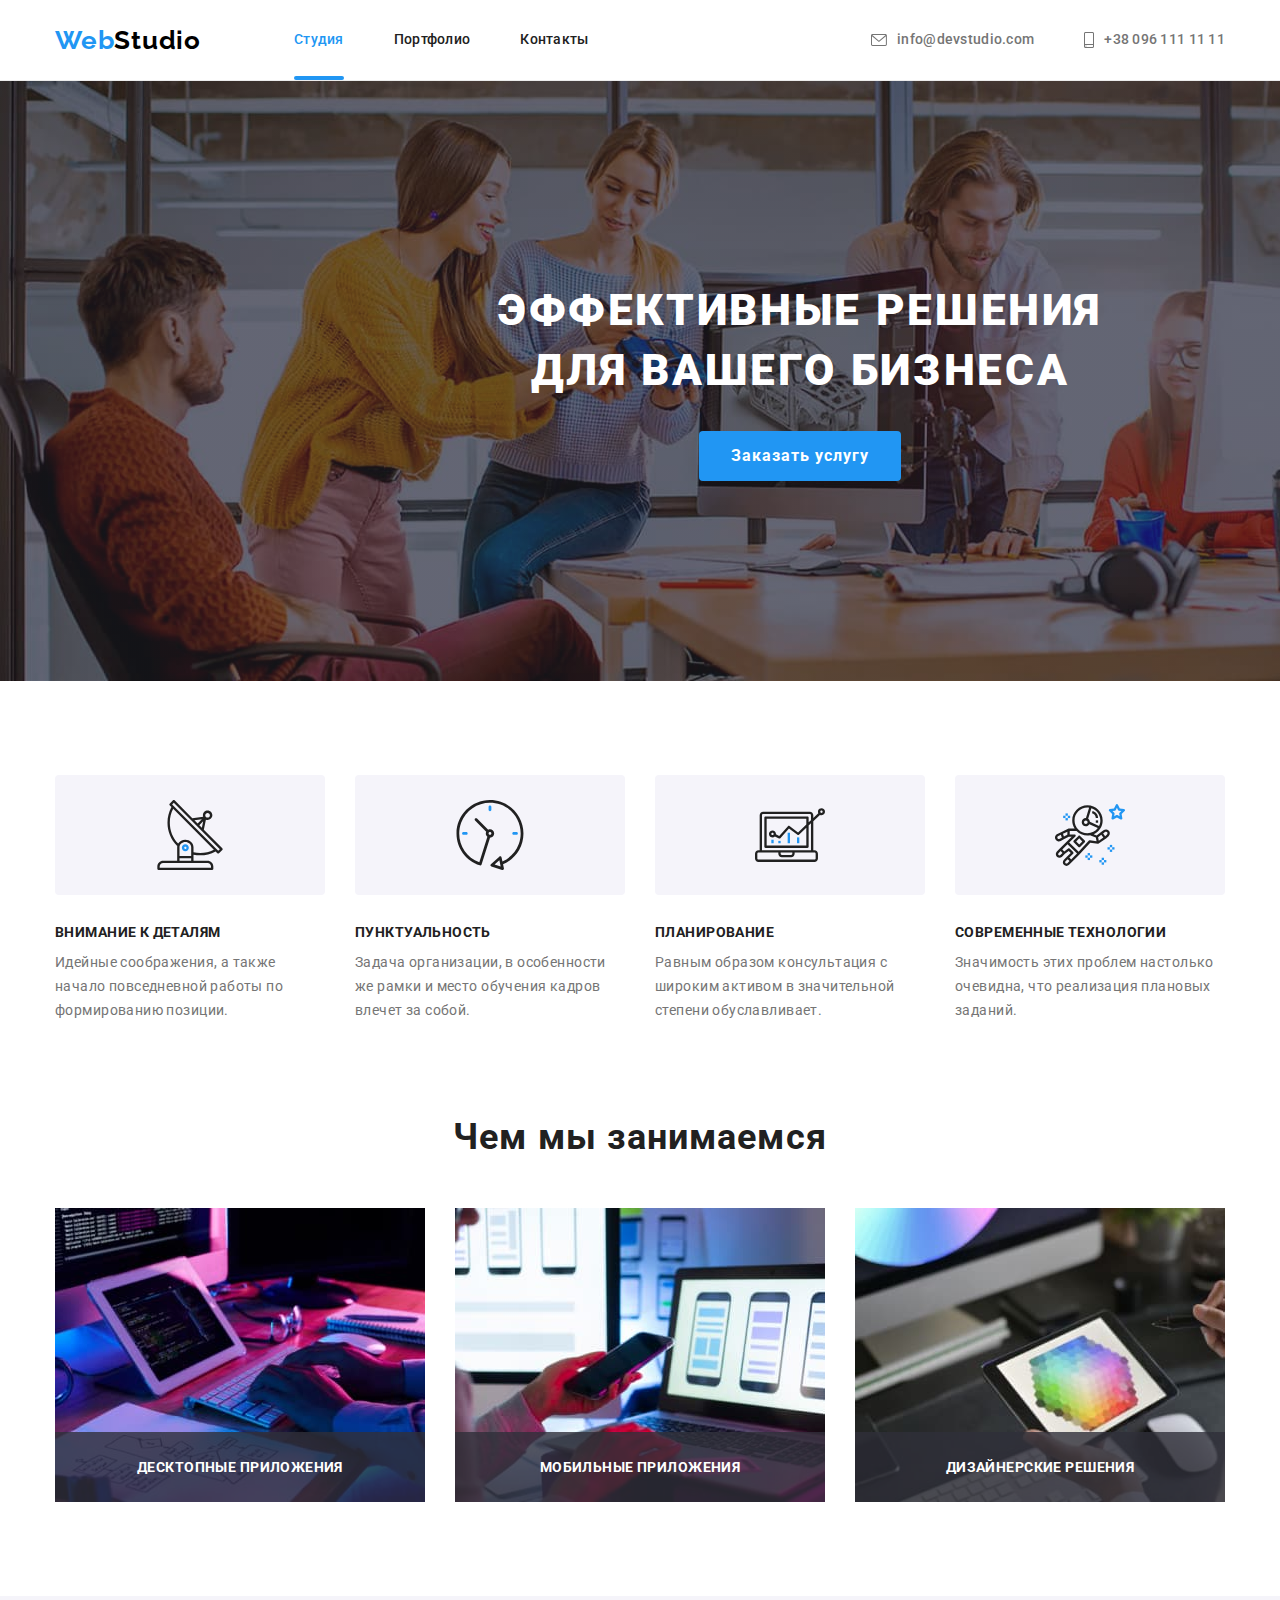
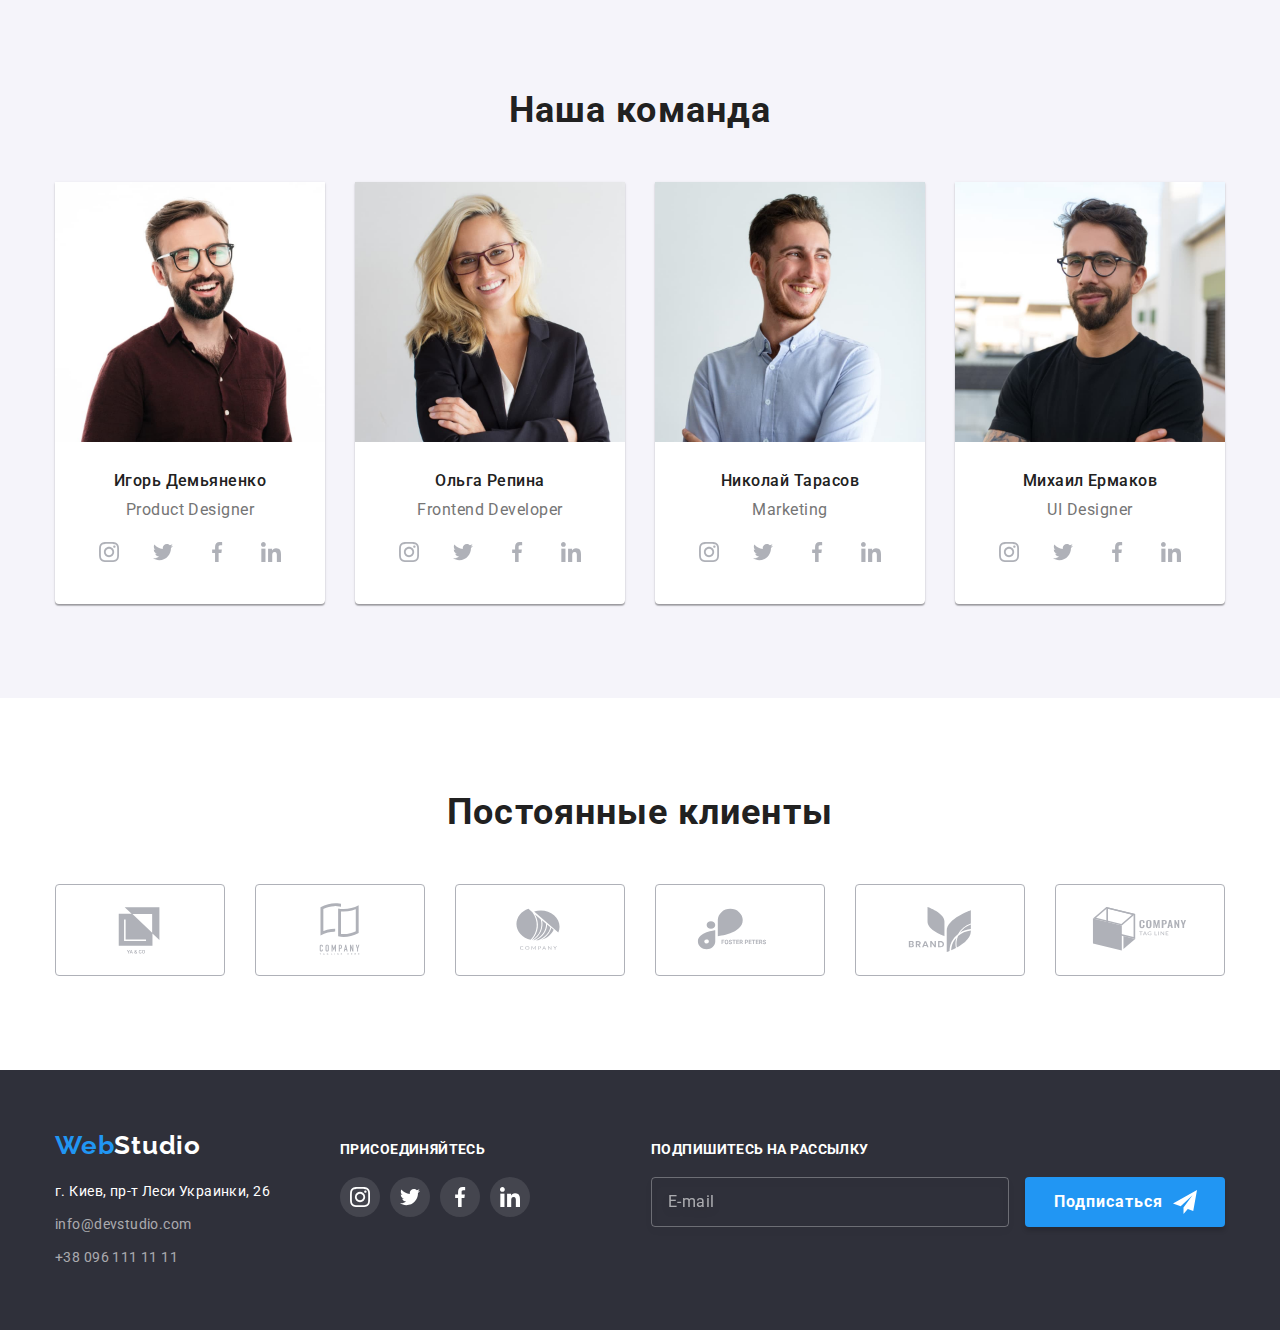
<file: index.html>
<!DOCTYPE html>
<html lang="ru">
  <head>
    <meta charset="UTF-8" />
    <meta http-equiv="X-UA-Compatible" content="IE=edge" />
    <meta name="viewport" content="width=device-width, initial-scale=1.0" />
    <link rel="preconnect" href="https://fonts.googleapis.com" />
    <link rel="preconnect" href="https://fonts.gstatic.com" crossorigin />
    <link
      href="https://fonts.googleapis.com/css2?family=Raleway:wght@700&family=Roboto:wght@400;500;700;900&display=swap"
      rel="stylesheet"
    />
    <link
      rel="stylesheet"
      href="https://cdnjs.cloudflare.com/ajax/libs/modern-normalize/1.1.0/modern-normalize.min.css"
    />
    <link rel="stylesheet" href="./CSS/styles.css" />
    <title>Студия</title>
  </head>
  <body>
    <header class="header">
      <div class="container main-nav">
        <nav class="header-navigation main-nav">
          <a href="./index.html" class="header-logo link"
            >Web<span>Studio</span></a
          >
          <ul class="header-list list">
            <li class="header-item">
              <a href="./index.html" class="header-link link current">Студия</a>
            </li>
            <li class="header-item">
              <a href="./portfolio.html" class="header-link link">Портфолио</a>
            </li>
            <li class="header-item">
              <a href="#" class="header-link link">Контакты</a>
            </li>
          </ul>
        </nav>
        <ul class="header-contact list">
          <li class="header-item-contact">
            <a href="mailto:info@devstudio.com" class="header-mail link"
              ><svg class="header-contact-icon" width="16" height="12">
                <use href="./images/icons.svg#icon-mail"></use></svg
              >info@devstudio.com</a
            >
          </li>
          <li class="header-item-contact">
            <a href="tel:+380961111111" class="header-tel link"
              ><svg class="header-contact-icon" width="10" height="16">
                <use href="./images/icons.svg#icon-smartphone"></use></svg
              >+38 096 111 11 11</a
            >
          </li>
        </ul>
      </div>
    </header>
    <main>
      <section class="hero">
        <div class="container">
          <h1 class="hero-title">
            Эффективные решения <br />
            для вашего бизнеса
          </h1>
          <button type="button" class="hero-btn" data-modal-open>
            Заказать услугу
          </button>
        </div>
      </section>
      <section class="about section">
        <div class="container">
          <ul class="about-svg-list list">
            <li class="about-svg-item">
              <div class="about-btn">
                <svg class="about-icon" width="70" height="70">
                  <use href="./images/icons.svg#icon-antenna"></use>
                </svg>
              </div>
            </li>
            <li class="about-svg-item">
              <div class="about-btn">
                <svg class="about-icon" width="70" height="70">
                  <use href="./images/icons.svg#icon-clock"></use>
                </svg>
              </div>
            </li>
            <li class="about-svg-item">
              <div class="about-btn">
                <svg class="about-icon" width="70" height="70">
                  <use href="./images/icons.svg#icon-diagram"></use>
                </svg>
              </div>
            </li>
            <li class="about-svg-item">
              <div class="about-btn">
                <svg class="about-icon" width="70" height="70">
                  <use href="./images/icons.svg#icon-astronaut"></use>
                </svg>
              </div>
            </li>
          </ul>
          <ul class="about-list list">
            <li class="about-item icon-antenna">
              <h3 class="about-item-title">Внимание к деталям</h3>
              <p class="about-item-text">
                Идейные соображения, а также начало повседневной работы по
                формированию позиции.
              </p>
            </li>
            <li class="about-item icon-clock">
              <h3 class="about-item-title">Пунктуальность</h3>
              <p class="about-item-text">
                Задача организации, в особенности же рамки и место обучения
                кадров влечет за собой.
              </p>
            </li>
            <li class="about-item icon-diagram">
              <h3 class="about-item-title">Планирование</h3>
              <p class="about-item-text">
                Равным образом консультация с широким активом в значительной
                степени обуславливает.
              </p>
            </li>
            <li class="about-item icon-astronaut">
              <h3 class="about-item-title">Современные технологии</h3>
              <p class="about-item-text">
                Значимость этих проблем настолько очевидна, что реализация
                плановых заданий.
              </p>
            </li>
          </ul>
        </div>
      </section>
      <section class="work section">
        <div class="container">
          <h2 class="work-title">Чем мы занимаемся</h2>
          <ul class="work-list list">
            <li class="work-item">
              <img
                src="./images/img-1.jpg"
                alt="Чем мы занимаемся-1"
                width="370"
              />
              <p class="work-text">Десктопные приложения</p>
            </li>
            <li class="work-item">
              <img
                src="./images/img-2.jpg"
                alt="Чем мы занимаемся-2"
                width="370"
              />
              <p class="work-text">Мобильные приложения</p>
            </li>
            <li class="work-item">
              <img
                src="./images/img-3.jpg"
                alt="Чем мы занимаемся-3"
                width="370"
              />
              <p class="work-text">Дизайнерские решения</p>
            </li>
          </ul>
        </div>
      </section>
      <section class="team section">
        <div class="container">
          <h2 class="team-title">Наша команда</h2>
          <ul class="team-list list">
            <li class="team-item">
              <img src="./images/img-4.jpg" alt="Наша команда-1" width="270" />
              <div class="team-padding">
                <h3 class="team-item-title">Игорь Демьяненко</h3>
                <p lang="en" class="team-text">Product Designer</p>
                <ul class="team-soc-list list">
                  <li class="team-soc-item">
                    <a href="" class="team-soc-link">
                      <svg class="team-soc-icon" width="20" height="20">
                        <use href="./images/icons.svg#icon-instagram"></use>
                      </svg>
                    </a>
                  </li>
                  <li class="team-soc-item">
                    <a href="" class="team-soc-link">
                      <svg class="team-soc-icon" width="20" height="20">
                        <use href="./images/icons.svg#icon-twitter"></use>
                      </svg>
                    </a>
                  </li>
                  <li class="team-soc-item">
                    <a href="" class="team-soc-link">
                      <svg class="team-soc-icon" width="20" height="20">
                        <use href="./images/icons.svg#icon-facebook"></use>
                      </svg>
                    </a>
                  </li>
                  <li class="team-soc-item">
                    <a href="" class="team-soc-link">
                      <svg class="team-soc-icon" width="20" height="20">
                        <use href="./images/icons.svg#icon-linkedin"></use>
                      </svg>
                    </a>
                  </li>
                </ul>
              </div>
            </li>
            <li class="team-item">
              <img src="./images/img-5.jpg" alt="Наша команда-2" width="270" />
              <div class="team-padding">
                <h3 class="team-item-title">Ольга Репина</h3>
                <p lang="en" class="team-text">Frontend Developer</p>
                <ul class="team-soc-list list">
                  <li class="team-soc-item">
                    <a href="" class="team-soc-link">
                      <svg class="team-soc-icon" width="20" height="20">
                        <use href="./images/icons.svg#icon-instagram"></use>
                      </svg>
                    </a>
                  </li>
                  <li class="team-soc-item">
                    <a href="" class="team-soc-link">
                      <svg class="team-soc-icon" width="20" height="20">
                        <use href="./images/icons.svg#icon-twitter"></use>
                      </svg>
                    </a>
                  </li>
                  <li class="team-soc-item">
                    <a href="" class="team-soc-link">
                      <svg class="team-soc-icon" width="20" height="20">
                        <use href="./images/icons.svg#icon-facebook"></use>
                      </svg>
                    </a>
                  </li>
                  <li class="team-soc-item">
                    <a href="" class="team-soc-link">
                      <svg class="team-soc-icon" width="20" height="20">
                        <use href="./images/icons.svg#icon-linkedin"></use>
                      </svg>
                    </a>
                  </li>
                </ul>
              </div>
            </li>
            <li class="team-item">
              <img src="./images/img-6.jpg" alt="Наша команда-3" width="270" />
              <div class="team-padding">
                <h3 class="team-item-title">Николай Тарасов</h3>
                <p lang="en" class="team-text">Marketing</p>
                <ul class="team-soc-list list">
                  <li class="team-soc-item">
                    <a href="" class="team-soc-link">
                      <svg class="team-soc-icon" width="20" height="20">
                        <use href="./images/icons.svg#icon-instagram"></use>
                      </svg>
                    </a>
                  </li>
                  <li class="team-soc-item">
                    <a href="" class="team-soc-link">
                      <svg class="team-soc-icon" width="20" height="20">
                        <use href="./images/icons.svg#icon-twitter"></use>
                      </svg>
                    </a>
                  </li>
                  <li class="team-soc-item">
                    <a href="" class="team-soc-link">
                      <svg class="team-soc-icon" width="20" height="20">
                        <use href="./images/icons.svg#icon-facebook"></use>
                      </svg>
                    </a>
                  </li>
                  <li class="team-soc-item">
                    <a href="" class="team-soc-link">
                      <svg class="team-soc-icon" width="20" height="20">
                        <use href="./images/icons.svg#icon-linkedin"></use>
                      </svg>
                    </a>
                  </li>
                </ul>
              </div>
            </li>
            <li class="team-item">
              <img src="./images/img-7.jpg" alt="Наша команда-4" width="270" />
              <div class="team-padding">
                <h3 class="team-item-title">Михаил Ермаков</h3>
                <p lang="en" class="team-text">UI Designer</p>
                <ul class="team-soc-list list">
                  <li class="team-soc-item">
                    <a href="" class="team-soc-link">
                      <svg class="team-soc-icon" width="20" height="20">
                        <use href="./images/icons.svg#icon-instagram"></use>
                      </svg>
                    </a>
                  </li>
                  <li class="team-soc-item">
                    <a href="" class="team-soc-link">
                      <svg class="team-soc-icon" width="20" height="20">
                        <use href="./images/icons.svg#icon-twitter"></use>
                      </svg>
                    </a>
                  </li>
                  <li class="team-soc-item">
                    <a href="" class="team-soc-link">
                      <svg class="team-soc-icon" width="20" height="20">
                        <use href="./images/icons.svg#icon-facebook"></use>
                      </svg>
                    </a>
                  </li>
                  <li class="team-soc-item">
                    <a href="" class="team-soc-link">
                      <svg class="team-soc-icon" width="20" height="20">
                        <use href="./images/icons.svg#icon-linkedin"></use>
                      </svg>
                    </a>
                  </li>
                </ul>
              </div>
            </li>
          </ul>
        </div>
      </section>
      <section class="client section">
        <div class="container">
          <h2 class="client-title">Постоянные клиенты</h2>
          <ul class="client-list list">
            <li class="client-item">
              <a href="" class="client-item-link">
                <svg class="client-icon" width="106" height="60">
                  <use href="./images/icons.svg#icon-client-1"></use>
                </svg>
              </a>
            </li>
            <li class="client-item">
              <a href="" class="client-item-link">
                <svg class="client-icon" width="106" height="60">
                  <use href="./images/icons.svg#icon-client-2"></use>
                </svg>
              </a>
            </li>
            <li class="client-item">
              <a href="" class="client-item-link">
                <svg class="client-icon" width="106" height="60">
                  <use href="./images/icons.svg#icon-client-3"></use>
                </svg>
              </a>
            </li>
            <li class="client-item">
              <a href="" class="client-item-link">
                <svg class="client-icon" width="106" height="60">
                  <use href="./images/icons.svg#icon-client-4"></use>
                </svg>
              </a>
            </li>
            <li class="client-item">
              <a href="" class="client-item-link">
                <svg class="client-icon" width="106" height="60">
                  <use href="./images/icons.svg#icon-client-5"></use>
                </svg>
              </a>
            </li>
            <li class="client-item">
              <a href="" class="client-item-link">
                <svg class="client-icon" width="106" height="60">
                  <use href="./images/icons.svg#icon-client-6"></use>
                </svg>
              </a>
            </li>
          </ul>
        </div>
      </section>
    </main>
    <footer class="footer">
      <div class="container">
        <div class="content-address">
          <a href="./index.html" class="footer-logo link"
            >Web<span>Studio</span></a
          >
          <address>
            <a
              href="https://goo.gl/maps/hStME4ANwM8PFaBL6"
              target="_blank"
              rel="noopener noreferrer nofollow"
              class="footer-address link"
              >г. Киев, пр-т Леси Украинки, 26</a
            >
            <ul class="footer-list list">
              <li class="footer-item-contact">
                <a href="mailto:info@devstudio.com" class="footer-mail link"
                  >info@devstudio.com</a
                >
              </li>
              <li class="footer-item-contact">
                <a href="tel:+380961111111" class="footer-tel link"
                  >+38 096 111 11 11</a
                >
              </li>
            </ul>
          </address>
        </div>
        <div class="content-soc">
          <h2 class="footer-title">присоединяйтесь</h2>
          <ul class="footet-soc-list list">
            <li class="footer-soc-item">
              <a href="" class="footer-soc-link">
                <svg class="footer-soc-icon" width="20" height="20">
                  <use href="./images/icons.svg#icon-instagram"></use>
                </svg>
              </a>
            </li>
            <li class="footer-soc-item">
              <a href="" class="footer-soc-link">
                <svg class="footer-soc-icon" width="20" height="20">
                  <use href="./images/icons.svg#icon-twitter"></use>
                </svg>
              </a>
            </li>
            <li class="footer-soc-item">
              <a href="" class="footer-soc-link">
                <svg class="footer-soc-icon" width="20" height="20">
                  <use href="./images/icons.svg#icon-facebook"></use>
                </svg>
              </a>
            </li>
            <li class="footer-soc-item">
              <a href="" class="footer-soc-link">
                <svg class="footer-soc-icon" width="20" height="20">
                  <use href="./images/icons.svg#icon-linkedin"></use>
                </svg>
              </a>
            </li>
          </ul>
        </div>
        <div class="footer-wrap">
          <form>
            <h2 class="footer-input-title">Подпишитесь на рассылку</h2>
            <input
              type="text"
              placeholder="E-mail"
              name="fotter-user-name"
              class="footer-input"
              required
            />
            <button type="submit" class="footer-btn">
              Подписаться
              <svg class="icon-btn" width="24" height="24">
                <use href="./images/icons.svg#icon-send"></use>
              </svg>
            </button>
          </form>
        </div>
      </div>
    </footer>
    <div class="backdrop is-hidden" data-modal>
      <div class="modal is-hiden">
        <button type="button" class="modal-btn" data-modal-close>
          <svg class="modal-icon" width="18" height="18">
            <use href="./images/icons.svg#icon-close-modal"></use>
          </svg>
        </button>
        <form>
          <p class="modal-title">Оставьте свои данные, мы вам перезвоним</p>
          <div class="modal-field">
            <label for="user-name" class="modal-label">Имя</label>
            <div class="modal-input-wrap">
              <input
                type="text"
                class="modal-input"
                name="user-name"
                id="user-name"
                required
              />
              <svg class="input-icon" width="18" height="18">
                <use href="./images/icons.svg#modal-name-icon"></use>
              </svg>
            </div>
          </div>
          <div class="modal-field">
            <label for="user-tel" class="modal-label">Телефон</label>
            <div class="modal-input-wrap">
              <input
                type="text"
                class="modal-input"
                name="user-tel"
                id="user-tel"
                required
              />
              <svg class="input-icon" width="18" height="18">
                <use href="./images/icons.svg#modal-tel-icon"></use>
              </svg>
            </div>
          </div>
          <div class="modal-field">
            <label for="user-mail" class="modal-label">Почта</label>
            <div class="modal-input-wrap">
              <input
                type="text"
                class="modal-input"
                name="user-mail"
                id="user-mail"
              />
              <svg class="input-icon" width="18" height="18">
                <use href="./images/icons.svg#modal-mail-icon"></use>
              </svg>
            </div>
          </div>
          <div class="modal-textarea">
            <label for="user-text" class="modal-label">Комментарий</label>
            <textarea
              name="user-text"
              id="user-text"
              placeholder="Введите текст"
              class="modal-text"
            ></textarea>
          </div>
          <div class="modal-checkbox">
            <input
              type="checkbox"
              class="input-checkbox visually-hidden"
              id="input-checkbox"
              name="policy"
              value="policy"
            />
            <label for="input-checkbox" class="checkbox-text"
              ><span>
                <svg class="checkbox-icon" width="11" height="18">
                  <use href="./images/icons.svg#modal-chekbox-icon"></use>
                </svg> </span
              >Соглашаюсь с рассылкой и принимаю &nbsp;
              <a href="#" target="_blank" class="modal-chechbox__link"
                >Условия договора</a
              >
            </label>
          </div>
          <button type="submit" class="modal-btn-bottom">Отправить</button>
        </form>
      </div>
    </div>
    <script src="./js/modal.js"></script>
  </body>
</html>
</file>
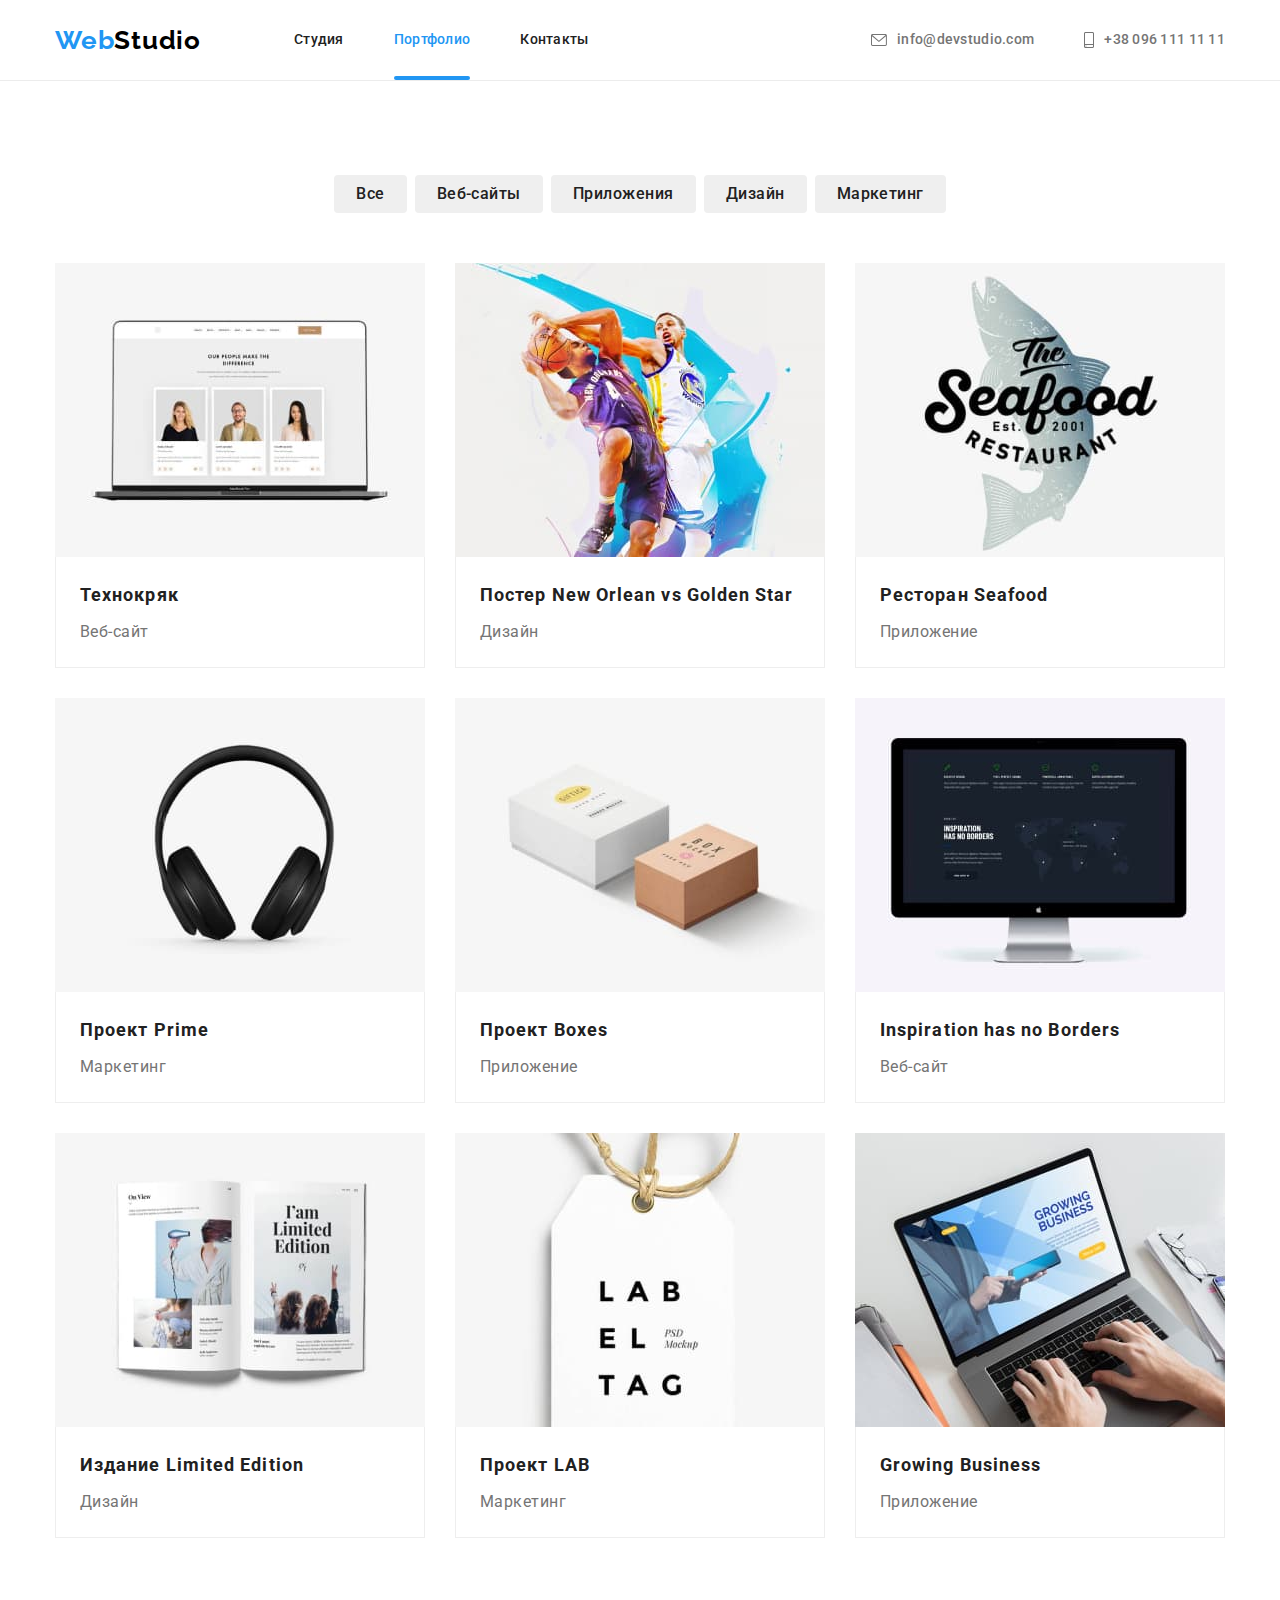
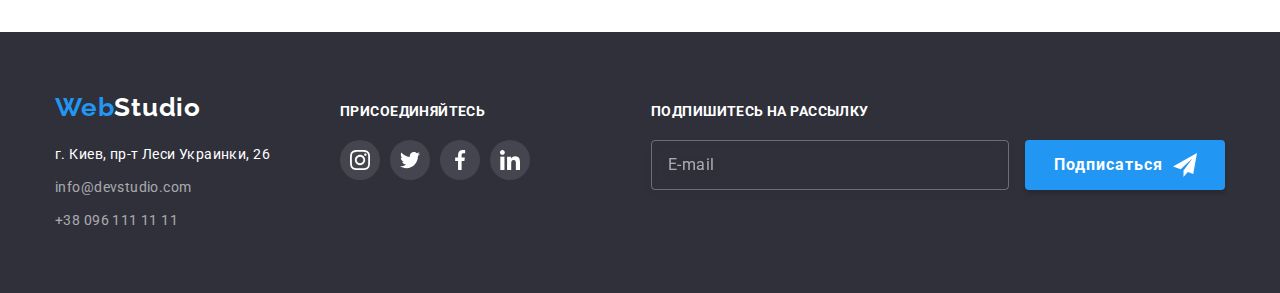
<file: portfolio.html>
<!DOCTYPE html>
<html lang="ru">
  <head>
    <meta charset="UTF-8" />
    <meta http-equiv="X-UA-Compatible" content="IE=edge" />
    <meta name="viewport" content="width=device-width, initial-scale=1.0" />
    <link rel="preconnect" href="https://fonts.googleapis.com" />
    <link rel="preconnect" href="https://fonts.gstatic.com" crossorigin />
    <link
      href="https://fonts.googleapis.com/css2?family=Raleway:wght@700&family=Roboto:wght@400;500;700;900&display=swap"
      rel="stylesheet"
    />
    <link
      rel="stylesheet"
      href="https://cdnjs.cloudflare.com/ajax/libs/modern-normalize/1.1.0/modern-normalize.min.css"
    />
    <link rel="stylesheet" href="./CSS/styles.css" />
    <title>Студия</title>
  </head>
  <body>
    <header class="header">
      <div class="container main-nav">
        <nav class="header-navigation main-nav">
          <a href="./index.html" class="header-logo link"
            >Web<span>Studio</span></a
          >
          <ul class="header-list list">
            <li class="header-item">
              <a href="./index.html" class="header-link link">Студия</a>
            </li>
            <li class="header-item">
              <a href="./portfolio.html" class="header-link link current"
                >Портфолио</a
              >
            </li>
            <li class="header-item">
              <a href="#" class="header-link link">Контакты</a>
            </li>
          </ul>
        </nav>
        <ul class="header-contact list">
          <li class="header-item-contact">
            <a href="mailto:info@devstudio.com" class="header-mail link"
              ><svg class="header-contact-icon" width="16" height="12">
                <use href="./images/icons.svg#icon-mail"></use></svg
              >info@devstudio.com</a
            >
          </li>
          <li class="header-item-contact">
            <a href="tel:+380961111111" class="header-tel link"
              ><svg class="header-contact-icon" width="10" height="16">
                <use href="./images/icons.svg#icon-smartphone"></use></svg
              >+38 096 111 11 11</a
            >
          </li>
        </ul>
      </div>
    </header>
    <main>
      <section class="portfolio section">
        <div class="container">
          <ul class="portfolio-btn-list list">
            <li class="portfolio-btn-item">
              <button type="button" class="btn-item">Все</button>
            </li>
            <li class="portfolio-btn-item">
              <button type="button" class="btn-item">Веб-сайты</button>
            </li>
            <li class="portfolio-btn-item">
              <button type="button" class="btn-item">Приложения</button>
            </li>
            <li class="portfolio-btn-item">
              <button type="button" class="btn-item">Дизайн</button>
            </li>
            <li class="portfolio-btn-item">
              <button type="button" class="btn-item">Маркетинг</button>
            </li>
          </ul>
          <h1 class="visually-hidden">Портфолио</h1>
          <ul class="portfolio-list list">
            <li class="portfolio-item">
              <a href="" class="portfolio-link link">
                <div class="portfolio-wrap">
                  <img src="./images/portfolio-tehno.jpg" alt="" width="370" />
                  <p class="portfolio-top-text">
                    Ресурс предлагает комплексные предложения с разным уровнем
                    функционала и сервисов. Все это позволит посетителю получить
                    исчерпывающие сведения о компании или частном лице.
                  </p>
                </div>
                <div class="portfolio-padding">
                  <h2 class="portfolio-item-title">Технокряк</h2>
                  <p class="portfolio-item-text">Веб-сайт</p>
                </div>
              </a>
            </li>
            <li class="portfolio-item">
              <a href="" class="portfolio-link link">
                <div class="portfolio-wrap">
                  <img
                    src="./images/portfolio-basketboll.jpg"
                    alt=""
                    width="370"
                  />
                  <p class="portfolio-top-text">
                    Ресурс предлагает комплексные предложения с разным уровнем
                    функционала и сервисов. Все это позволит посетителю получить
                    исчерпывающие сведения о компании или частном лице.
                  </p>
                </div>
                <div class="portfolio-padding">
                  <h2 class="portfolio-item-title">
                    Постер New Orlean vs Golden Star
                  </h2>
                  <p class="portfolio-item-text">Дизайн</p>
                </div>
              </a>
            </li>
            <li class="portfolio-item">
              <a href="" class="portfolio-link link">
                <div class="portfolio-wrap">
                  <img
                    src="./images/portfolio-seafood.jpg"
                    alt=""
                    width="370"
                  />
                  <p class="portfolio-top-text">
                    Ресурс предлагает комплексные предложения с разным уровнем
                    функционала и сервисов. Все это позволит посетителю получить
                    исчерпывающие сведения о компании или частном лице.
                  </p>
                </div>
                <div class="portfolio-padding">
                  <h2 class="portfolio-item-title">Ресторан Seafood</h2>
                  <p class="portfolio-item-text">Приложение</p>
                </div>
              </a>
            </li>
            <li class="portfolio-item">
              <a href="" class="portfolio-link link">
                <div class="portfolio-wrap">
                  <img src="./images/portfolio-prime.jpg" alt="" width="370" />
                  <p class="portfolio-top-text">
                    Ресурс предлагает комплексные предложения с разным уровнем
                    функционала и сервисов. Все это позволит посетителю получить
                    исчерпывающие сведения о компании или частном лице.
                  </p>
                </div>
                <div class="portfolio-padding">
                  <h2 class="portfolio-item-title">Проект Prime</h2>
                  <p class="portfolio-item-text">Маркетинг</p>
                </div>
              </a>
            </li>
            <li class="portfolio-item">
              <a href="" class="portfolio-link link">
                <div class="portfolio-wrap">
                  <img src="./images/portfolio-boxes.jpg" alt="" width="370" />
                  <p class="portfolio-top-text">
                    Ресурс предлагает комплексные предложения с разным уровнем
                    функционала и сервисов. Все это позволит посетителю получить
                    исчерпывающие сведения о компании или частном лице.
                  </p>
                </div>
                <div class="portfolio-padding">
                  <h2 class="portfolio-item-title">Проект Boxes</h2>
                  <p class="portfolio-item-text">Приложение</p>
                </div>
              </a>
            </li>
            <li class="portfolio-item">
              <a href="" class="portfolio-link link">
                <div class="portfolio-wrap">
                  <img src="./images/portfolio-pc.jpg" alt="" width="370" />
                  <p class="portfolio-top-text">
                    Ресурс предлагает комплексные предложения с разным уровнем
                    функционала и сервисов. Все это позволит посетителю получить
                    исчерпывающие сведения о компании или частном лице.
                  </p>
                </div>
                <div class="portfolio-padding">
                  <h2 class="portfolio-item-title">
                    Inspiration has no Borders
                  </h2>
                  <p class="portfolio-item-text">Веб-сайт</p>
                </div>
              </a>
            </li>
            <li class="portfolio-item">
              <a href="" class="portfolio-link link">
                <div class="portfolio-wrap">
                  <img src="./images/portfolio-book.jpg" alt="" width="370" />
                  <p class="portfolio-top-text">
                    Ресурс предлагает комплексные предложения с разным уровнем
                    функционала и сервисов. Все это позволит посетителю получить
                    исчерпывающие сведения о компании или частном лице.
                  </p>
                </div>
                <div class="portfolio-padding">
                  <h2 class="portfolio-item-title">Издание Limited Edition</h2>
                  <p class="portfolio-item-text">Дизайн</p>
                </div>
              </a>
            </li>
            <li class="portfolio-item">
              <a href="" class="portfolio-link link">
                <div class="portfolio-wrap">
                  <img src="./images/portfolio-lab.jpg" alt="" width="370" />
                  <p class="portfolio-top-text">
                    Ресурс предлагает комплексные предложения с разным уровнем
                    функционала и сервисов. Все это позволит посетителю получить
                    исчерпывающие сведения о компании или частном лице.
                  </p>
                </div>
                <div class="portfolio-padding">
                  <h2 class="portfolio-item-title">Проект LAB</h2>
                  <p class="portfolio-item-text">Маркетинг</p>
                </div>
              </a>
            </li>
            <li class="portfolio-item">
              <a href="" class="portfolio-link link">
                <div class="portfolio-wrap">
                  <img
                    src="./images/portfolio-noutbook.jpg"
                    alt=""
                    width="370"
                  />
                  <p class="portfolio-top-text">
                    Ресурс предлагает комплексные предложения с разным уровнем
                    функционала и сервисов. Все это позволит посетителю получить
                    исчерпывающие сведения о компании или частном лице.
                  </p>
                </div>
                <div class="portfolio-padding">
                  <h2 class="portfolio-item-title">Growing Business</h2>
                  <p class="portfolio-item-text">Приложение</p>
                </div>
              </a>
            </li>
          </ul>
        </div>
      </section>
    </main>
    <footer class="footer">
      <div class="container">
        <div class="content-address">
          <a href="./index.html" class="footer-logo link"
            >Web<span>Studio</span></a
          >
          <address>
            <a
              href="https://goo.gl/maps/hStME4ANwM8PFaBL6"
              target="_blank"
              rel="noopener noreferrer nofollow"
              class="footer-address link"
              >г. Киев, пр-т Леси Украинки, 26</a
            >
            <ul class="footer-list list">
              <li class="footer-item-contact">
                <a href="mailto:info@devstudio.com" class="footer-mail link"
                  >info@devstudio.com</a
                >
              </li>
              <li class="footer-item-contact">
                <a href="tel:+380961111111" class="footer-tel link"
                  >+38 096 111 11 11</a
                >
              </li>
            </ul>
          </address>
        </div>
        <div class="content-soc">
          <h2 class="footer-title">присоединяйтесь</h2>
          <ul class="footet-soc-list list">
            <li class="footer-soc-item">
              <a href="" class="footer-soc-link">
                <svg class="footer-soc-icon" width="20" height="20">
                  <use href="./images/icons.svg#icon-instagram"></use>
                </svg>
              </a>
            </li>
            <li class="footer-soc-item">
              <a href="" class="footer-soc-link">
                <svg class="footer-soc-icon" width="20" height="20">
                  <use href="./images/icons.svg#icon-twitter"></use>
                </svg>
              </a>
            </li>
            <li class="footer-soc-item">
              <a href="" class="footer-soc-link">
                <svg class="footer-soc-icon" width="20" height="20">
                  <use href="./images/icons.svg#icon-facebook"></use>
                </svg>
              </a>
            </li>
            <li class="footer-soc-item">
              <a href="" class="footer-soc-link">
                <svg class="footer-soc-icon" width="20" height="20">
                  <use href="./images/icons.svg#icon-linkedin"></use>
                </svg>
              </a>
            </li>
          </ul>
        </div>
        <div class="footer-wrap">
          <form>
            <h2 class="footer-input-title">Подпишитесь на рассылку</h2>
            <input
              type="text"
              placeholder="E-mail"
              name="fotter-user-name"
              class="footer-input"
              required
            />
            <button type="submit" class="footer-btn">
              Подписаться
              <svg class="icon-btn" width="24" height="24">
                <use href="./images/icons.svg#icon-send"></use>
              </svg>
            </button>
          </form>
        </div>
      </div>
    </footer>
  </body>
</html>
</file>
<file: CSS/styles.css>
:root {
  --hero-title-color: #ffffff;
  --work-title-color: #212121;
  --team-title-color: #212121;
  --hero-btn-color: #ffffff;
  --portfolio-btn-color: #212121;
}

body {
  font-family: "Roboto", sans-serif;
}

p,
h1,
h2,
h3,
h4,
h5,
h6 {
  margin: 0;
}

ul {
  margin: 0;
  padding-left: 0;
}

img {
  display: block;
}

.container {
  width: 1200px;
  padding-left: 15px;
  padding-right: 15px;
  margin: 0 auto;
  /* outline: 1px solid red; */
}

.section {
  padding-top: 94px;
  padding-bottom: 94px;
}

.link {
  text-decoration: none;
  color: black;
}

.list {
  list-style: none;
}

.visually-hidden {
  position: absolute;
  white-space: nowrap;
  width: 1px;
  height: 1px;
  overflow: hidden;
  border: 0;
  padding: 0;
  clip: rect(0 0 0 0);
  clip-path: inset(50%);
  margin: -1px;
}

/* ---------------------HEADER-------------------------*/

.header {
  border-bottom: 1px solid #ececec;
}

.main-nav {
  display: flex;
  align-items: center;
}

.header .header-link.link.current {
  color: #2196f3;
}

.header-link.current::after {
  content: "";
  position: absolute;
  left: 0;
  bottom: 0;

  display: block;
  background-color: #2196f3;
  border-radius: 2px;
  width: 100%;
  height: 4px;
}

.header-logo {
  font-family: "Raleway";
  font-weight: 700;
  font-size: 26px;
  line-height: 1.19;
  letter-spacing: 0.03em;
  color: #2196f3;
}

.header-logo span {
  color: black;
}

.header-link {
  position: relative;
  font-family: "Roboto", sans-serif;
  font-weight: 500;
  font-size: 14px;
  line-height: 1.14;
  letter-spacing: 0.02em;
  color: #212121;

  display: block;
  padding-top: 32px;
  padding-bottom: 32px;

  transition-property: color;
  transition-duration: 250ms;
  transition-timing-function: cubic-bezier(0.4, 0, 0.2, 1);
}

.header-link:hover,
.header-link:focus {
  color: #2196f3;
}

.header-tel,
.header-mail {
  font-weight: 500;
  font-size: 14px;
  line-height: 1.14;
  letter-spacing: 0.02em;
  color: #757575;

  display: flex;
  padding-top: 32px;
  padding-bottom: 32px;
  align-items: center;
  justify-content: center;

  transition-property: color;
  transition-duration: 250ms;
  transition-timing-function: cubic-bezier(0.4, 0, 0.2, 1);
}

.header-tel:hover,
.header-tel:focus {
  color: #2196f3;
}

.header-mail:hover,
.header-mail:focus {
  color: #2196f3;
}

.header-item-contact:not(:last-child) {
  margin-right: 50px;
}

.header-contact-icon {
  fill: currentColor;
  margin-right: 10px;
}

.header-list {
  display: flex;
  margin-left: 93px;
}

.header-contact {
  display: flex;
  margin-left: auto;
}

.header-item:not(:last-child) {
  margin-right: 50px;
}

/* ---------------------HERO-------------------------*/

.hero-title {
  font-weight: 900;
  font-size: 44px;
  line-height: 1.36;
  text-align: center;
  letter-spacing: 0.06em;
  text-transform: uppercase;
  color: var(--hero-title-color);

  margin-bottom: 30px;
}

.hero-btn {
  font-weight: 700;
  font-size: 16px;
  line-height: 1.88;
  display: inline-block;
  align-items: center;
  text-align: center;
  letter-spacing: 0.06em;
  color: #ffffff;

  background: #2196f3;
  cursor: pointer;

  min-width: 200px;
  border-radius: 4px;
  padding: 10px 32px;
  border: none;
}

.hero {
  background-color: #2f303a;
  width: 1600px;
  margin: 0 auto;

  background-image: linear-gradient(
      rgba(47, 48, 58, 0.4),
      rgba(47, 48, 58, 0.4)
    ),
    url(../images/hero-Img.jpg);
  background-position: center;
  background-size: 1600px;
  background-repeat: no-repeat;

  padding-top: 200px;
  padding-bottom: 200px;
  text-align: center;
}

/* ---------------------ABOUT-------------------------*/

.about-item-title {
  font-weight: 700;
  font-size: 14px;
  line-height: 1.14;
  letter-spacing: 0.03em;
  text-transform: uppercase;
  color: #212121;

  margin-bottom: 10px;
}

.about-item-text {
  font-size: 14px;
  line-height: 1.71;
  letter-spacing: 0.03em;
  color: #757575;
}

.about-list {
  display: flex;
}

.about-item {
  width: calc((100% - 90px) / 4);
}

.about-item:not(:last-child) {
  margin-right: 30px;
}

.about-svg-list {
  display: flex;
  justify-content: center;
}

.about-svg-item {
  margin-bottom: 30px;
}

.about-svg-item + .about-svg-item {
  margin-left: 30px;
}

.about-btn {
  display: flex;
  width: 270px;
  height: 120px;
  background: #f5f4fa;
  border-radius: 4px;
  border: none;
  justify-content: center;
  align-items: center;
}

/* ---------------------WORK-------------------------*/

.work {
  padding-top: 0;
}

.work-title {
  font-weight: 700;
  font-size: 36px;
  line-height: 1.16;
  text-align: center;
  letter-spacing: 0.03em;
  color: var(--work-title-color);

  margin-bottom: 50px;
}

.work-list {
  display: flex;
}

.work-item:not(:last-child) {
  margin-right: 30px;
}

.work-item {
  position: relative;
}
.work-text {
  position: absolute;

  width: 370px;
  height: 70px;

  background-color: rgba(47, 48, 58, 0.8);
  bottom: 0;

  font-weight: 700;
  font-size: 14px;
  line-height: 16px;
  text-align: center;
  letter-spacing: 0.03em;
  text-transform: uppercase;
  color: #ffffff;

  display: flex;
  justify-content: center;
  align-items: center;
}

/* ---------------------TEAM-------------------------*/
.team {
  background-color: #f5f4fa;
}

.team-title {
  font-weight: 700;
  font-size: 36px;
  line-height: 1.16;
  text-align: center;
  letter-spacing: 0.03em;
  color: var(--team-title-color);

  margin-bottom: 50px;
}

.team-item-title {
  font-weight: 500;
  font-size: 16px;
  line-height: 1.18;
  text-align: center;
  letter-spacing: 0.03em;
  color: #212121;

  margin-bottom: 10px;
}

.team-text {
  font-size: 16px;
  line-height: 1.18;
  text-align: center;
  letter-spacing: 0.03em;
  color: #757575;

  margin-bottom: 10px;
}

.team-list {
  display: flex;
}

.team-item {
  background: #ffffff;
  box-shadow: 0px 1px 3px rgba(0, 0, 0, 0.12), 0px 1px 1px rgba(0, 0, 0, 0.14),
    0px 2px 1px rgba(0, 0, 0, 0.2);
  border-radius: 0px 0px 4px 4px;
}

.team-item:not(:last-child) {
  margin-right: 30px;
}

.team-padding {
  padding-top: 30px;
  padding-bottom: 30px;
}

.team-soc-list {
  display: flex;
  justify-content: center;
}

.team-soc-item + .team-soc-item {
  margin-left: 10px;
}

.team-soc-link {
  width: 44px;
  height: 44px;
  background-color: #ffffff;
  border-radius: 50%;
  display: flex;
  justify-content: center;
  align-items: center;
  color: #afb1b8;

  transition-property: color, background-color;
  transition-duration: 250ms;
  transition-timing-function: cubic-bezier(0.4, 0, 0.2, 1);
}

.team-soc-icon {
  fill: currentColor;
}

.team-soc-link:hover,
.team-soc-link:focus {
  background-color: #2196f3;
  color: #ffffff;
}

/* ---------------------CLIENT-------------------------*/

.client-title {
  font-weight: 700;
  font-size: 36px;
  line-height: 1.16;
  text-align: center;
  letter-spacing: 0.03em;
  color: #212121;
  margin-bottom: 50px;
}

.client-list {
  display: flex;
  justify-content: center;
}

.client-item + .client-item {
  margin-left: 30px;
}
.client-item-link {
  width: 170px;
  height: 92px;
  border: 1px solid #afb1b8;
  box-sizing: border-box;
  border-radius: 4px;
  display: flex;
  justify-content: center;
  align-items: center;
  color: #afb1b8;

  transition-property: color, border;
  transition-duration: 250ms;
  transition-timing-function: cubic-bezier(0.4, 0, 0.2, 1);
}

.client-icon {
  fill: currentColor;
}

.client-item-link:hover,
.client-item-link:focus {
  border: 1px solid #2196f3;
  color: #2196f3;
}

/* ---------------------FOOTER-------------------------*/

.footer {
  background-color: #2f303a;
  padding-top: 60px;
  padding-bottom: 60px;
}

.footer-logo {
  font-family: "Raleway";
  font-weight: 700;
  font-size: 26px;
  line-height: 1.19;
  letter-spacing: 0.03em;
  color: #2196f3;

  display: inline-block;
  margin-bottom: 20px;
}

.footer-logo span {
  color: #ffffff;
}

.footer-address {
  font-style: normal;
  font-size: 14px;
  line-height: 1.71;
  letter-spacing: 0.03em;
  color: #ffffff;

  margin-bottom: 9px;
  display: inline-block;
}

.footer-mail {
  margin-bottom: 9px;
  display: inline-block;
}

.footer-tel,
.footer-mail {
  font-style: normal;
  font-size: 14px;
  line-height: 1.71;
  letter-spacing: 0.03em;
  color: rgba(255, 255, 255, 0.6);

  transition-property: color;
  transition-duration: 250ms;
  transition-timing-function: cubic-bezier(0.4, 0, 0.2, 1);
}

.footer-tel:hover,
.footer-tel:focus {
  color: #2196f3;
}

.footer-mail:hover,
.footer-mail:focus {
  color: #2196f3;
}

.footet-soc-list {
  display: flex;
  justify-content: center;
}
.footer-soc-link {
  width: 40px;
  height: 40px;
  background-color: rgba(255, 255, 255, 0.1);
  border-radius: 50%;
  display: flex;
  justify-content: center;
  align-items: center;
  color: #ffffff;
}

.footer-soc-item + .footer-soc-item {
  margin-left: 10px;
}

.footer-soc-icon {
  fill: currentColor;

  transition-property: color, background-color;
  transition-duration: 250ms;
  transition-timing-function: cubic-bezier(0.4, 0, 0.2, 1);
}

.footer-soc-link:hover,
.footer-soc-link:focus {
  background-color: #2196f3;
  color: #ffffff;
}

.footer-title {
  font-weight: 700;
  font-size: 14px;
  line-height: 1.14;
  letter-spacing: 0.03em;
  text-transform: uppercase;
  color: #ffffff;
  margin-bottom: 20px;
}

.footer .container {
  display: flex;
  align-items: baseline;
}
.content-soc {
  margin-left: 70px;
}

.footer-wrap {
  margin-left: auto;
  position: relative;
}

.footer-input-title {
  font-weight: 700;
  font-size: 14px;
  line-height: 1.14;
  letter-spacing: 0.03em;
  text-transform: uppercase;
  color: #ffffff;
  margin-bottom: 20px;
}

.footer-input {
  width: 358px;
  height: 50px;

  padding-left: 16px;
  margin-right: 12px;

  border: 1px solid rgba(255, 255, 255, 0.3);
  border-radius: 4px;
  filter: drop-shadow(0px 4px 4px rgba(0, 0, 0, 0.15));
  background-color: transparent;
  outline: none;

  font-size: 14px;
  line-height: 1.71;
  letter-spacing: 0.03em;
  color: #ffffff;

  transition: border-color 250ms cubic-bezier(0.4, 0, 0.2, 1);
}

.footer-input::placeholder {
  font-size: 16px;
  line-height: 1.25;
  display: flex;
  align-items: center;
  letter-spacing: 0.03em;
  color: rgba(255, 255, 255, 0.6);
}

.footer-input:focus {
  border-color: #2196f3;
}

.footer-btn {
  position: relative;
  width: 200px;
  height: 50px;
  background: #2196f3;
  box-shadow: 0px 4px 4px rgba(0, 0, 0, 0.15);
  border-radius: 4px;
  border: none;

  font-weight: 700;
  font-size: 16px;
  line-height: 1.88;
  letter-spacing: 0.06em;
  color: #ffffff;

  padding: 10px 62px 10px 29px;
}

.icon-btn {
  position: absolute;
  right: 28px;
  top: 50%;
  transform: translateY(-50%);

  fill: #ffffff;
}

/* ---------------------PORTFOLIO-------------------------*/

.btn-item {
  font-family: "Roboto";
  font-weight: 500;
  font-size: 16px;
  line-height: 1.62;
  text-align: center;
  letter-spacing: 0.03em;
  color: var(--portfolio-btn-color);
  cursor: pointer;

  border-radius: 4px;
  padding: 6px 22px;
  border: none;

  transition-property: color, background-color, box-shadow;
  transition-duration: 250ms;
  transition-timing-function: cubic-bezier(0.4, 0, 0.2, 1);
}

.btn-item:hover,
.btn-item:focus {
  background-color: #2196f3;
  box-shadow: 0px 3px 1px rgba(0, 0, 0, 0.1), 0px 1px 2px rgba(0, 0, 0, 0.08),
    0px 2px 2px rgba(0, 0, 0, 0.12);
  color: #ffffff;
}

.portfolio-item-title {
  font-weight: 700;
  font-size: 18px;
  line-height: 2;
  letter-spacing: 0.06em;
  color: #212121;

  margin-bottom: 4px;
}

.portfolio-item-text {
  font-size: 16px;
  line-height: 1.88;
  letter-spacing: 0.03em;
  color: #757575;
}

.portfolio-btn-list {
  display: flex;
  align-items: center;
  justify-content: center;
}

.portfolio-btn-item {
  margin-bottom: 50px;
}

.portfolio-btn-item:not(:last-child) {
  margin-right: 8px;
}

.portfolio-list {
  display: flex;
  flex-wrap: wrap;
}

.portfolio-item {
  width: calc((100% - 60px) / 3);
  margin-right: 30px;
  margin-bottom: 30px;
}

.portfolio-item:nth-child(3n) {
  margin-right: 0;
}

.portfolio-item:nth-last-child(-n + 3) {
  margin-bottom: 0;
}

.portfolio-padding {
  padding: 20px 24px;

  background: #ffffff;
  border-left: 1px solid #eeeeee;
  border-right: 1px solid #eeeeee;
  border-bottom: 1px solid #eeeeee;
  box-sizing: border-box;
}

.portfolio-link {
  display: block;

  transition-property: box-shadow;
  transition-duration: 250ms;
  transition-timing-function: cubic-bezier(0.4, 0, 0.2, 1);
}

.portfolio-link:hover,
.portfolio-link:focus {
  box-shadow: 0px 1px 1px rgba(0, 0, 0, 0.12), 0px 4px 4px rgba(0, 0, 0, 0.06),
    1px 4px 6px rgba(0, 0, 0, 0.16);
}

.portfolio-wrap {
  position: relative;
  overflow: hidden;
}
.portfolio-top-text {
  position: absolute;

  background-color: rgba(33, 150, 243, 0.9);
  height: 100%;
  width: 100%;
  top: 0;
  font-size: 18px;
  line-height: 1.56;
  letter-spacing: 0.03em;
  color: #ffffff;

  padding-left: 24px;
  padding-top: 63px;

  transform: translateY(100%);
  overflow: auto;

  transition: transform 250ms;
  transition-timing-function: cubic-bezier(0.4, 0, 0.2, 1);
}
.portfolio-item:hover .portfolio-top-text {
  transform: translateY(0%);
}

/* ---------------------MODAL-------------------------*/

.backdrop {
  position: fixed;
  top: 0;
  left: 0;
  width: 100%;
  height: 100%;
  background-color: rgba(0, 0, 0, 0.2);

  z-index: 1;

  opacity: 1;
  transition: opacity 250ms cubic-bezier(0.4, 0, 0.2, 1);
}
.backdrop.is-hidden {
  opacity: 0;
  pointer-events: none;
  visibility: hidden;

  transition: opacity 250ms, visibility 250ms;
}

.backdrop.is-hidden .modal {
  transform: translate(-50%, -50%) scale(0.8);
}
.modal {
  position: absolute;
  top: 50%;
  left: 50%;

  width: 528px;
  min-height: 581px;

  background-color: #ffffff;
  box-shadow: 0px 1px 3px rgba(0, 0, 0, 0.12), 0px 1px 1px rgba(0, 0, 0, 0.14),
    0px 2px 1px rgba(0, 0, 0, 0.2);
  border-radius: 4px;

  padding-top: 40px;
  padding-right: 39px;
  padding-left: 41px;
  padding-bottom: 40px;

  transform: translate(-50%, -50%) scale(1);
  transition: transform 250ms cubic-bezier(0.4, 0, 0.2, 1);
}

.modal-btn {
  display: flex;
  width: 30px;
  height: 30px;
  background: #ffffff;
  border: 1px solid rgba(0, 0, 0, 0.1);
  border-radius: 50%;
  justify-content: center;
  align-items: center;

  cursor: pointer;
  position: absolute;
  right: 8px;
  top: 8px;

  transition: fill 250ms cubic-bezier(0.4, 0, 0.2, 1);
}

.modal-btn:hover,
.modal-btn:focus {
  fill: #2196f3;
}

.modal-title {
  font-weight: 700;
  font-size: 20px;
  line-height: 1.15;
  text-align: center;
  letter-spacing: 0.03em;
  color: #212121;
  margin-bottom: 12px;
}

.modal-field {
  margin-bottom: 10px;
}
.modal-input {
  width: 100%;
  height: 40px;
  border: 1px solid rgba(33, 33, 33, 0.2);
  border-radius: 4px;
  padding-left: 42px;
  cursor: pointer;
  outline: none;

  transition: border-color 250ms cubic-bezier(0.4, 0, 0.2, 1);
}

.modal-label {
  font-size: 12px;
  line-height: 1.16;
  letter-spacing: 0.01em;
  color: #757575;
  display: block;
  margin-bottom: 4px;
}

.modal-input-wrap {
  position: relative;
}

.input-icon {
  position: absolute;
  left: 12px;
  top: 50%;
  transform: translateY(-50%);

  fill: #212121;
  transition: fill 250ms cubic-bezier(0.4, 0, 0.2, 1);
}

.modal-input:focus {
  border-color: #2196f3;
}

.modal-input:focus + .input-icon {
  fill: #2196f3;
}

.modal-textarea {
  margin-bottom: 20px;
}

.modal-text {
  width: 448px;
  height: 120px;
  padding: 12px 16px;
  border: 1px solid rgba(33, 33, 33, 0.2);
  border-radius: 4px;
  resize: none;
  cursor: pointer;
  outline: none;
  transition: border-color 250ms cubic-bezier(0.4, 0, 0.2, 1);
}

.modal-text::placeholder {
  font-size: 14px;
  line-height: 1.14;
  letter-spacing: 0.01em;
  color: rgba(117, 117, 117, 0.5);
}

.modal-text:focus {
  border-color: #2196f3;
}

.modal-checkbox {
  margin-bottom: 30px;
}

.checkbox-text {
  font-size: 14px;
  line-height: 1.71;
  letter-spacing: 0.03em;
  color: #757575;

  display: flex;
  align-items: center;
  justify-content: center;
}

.checkbox-text span {
  width: 16px;
  height: 15px;
  border: 2px solid #212121;
  border-radius: 2px;

  display: flex;
  align-items: center;
  justify-content: center;

  margin-right: 7px;

  transition: background-color 250ms, border 250ms cubic-bezier(0.4, 0, 0.2, 1);
}

.modal-chechbox__link {
  color: #2196f3;
}

.checkbox-icon {
  fill: transparent;
  transition: fill 250ms cubic-bezier(0.4, 0, 0.2, 1);
}

.input-checkbox:checked + .checkbox-text span {
  background-color: #2196f3;
  border: transparent;
}

.input-checkbox:checked + .checkbox-text .checkbox-icon {
  fill: #ffffff;
}

.modal-btn-bottom {
  font-weight: 700;
  font-size: 16px;
  line-height: 1.88;
  display: flex;
  align-items: center;
  text-align: center;
  letter-spacing: 0.06em;
  color: #ffffff;

  min-width: 200px;
  padding: 10px 55px;
  cursor: pointer;
  margin: 0 auto;
  background: #2196f3;
  box-shadow: 0px 4px 4px rgba(0, 0, 0, 0.15);
  border-radius: 4px;
  border: none;
}
</file>
